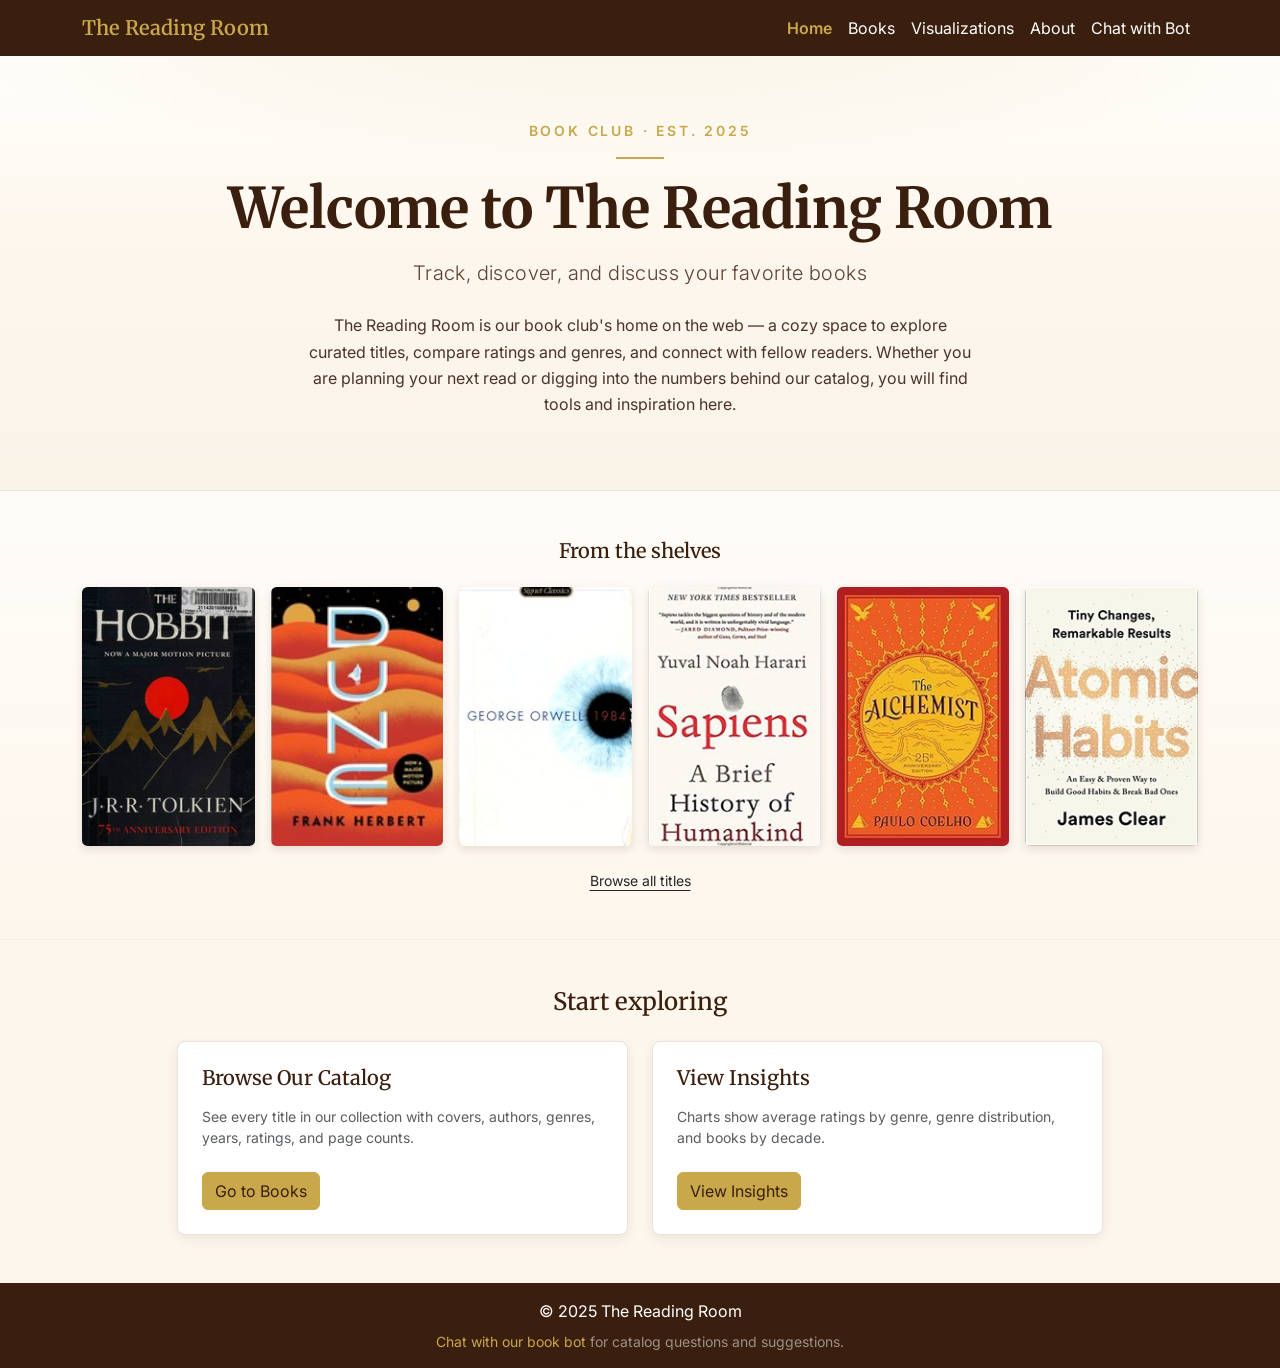
<file: index.html>
<!DOCTYPE html>
<html lang="en">
  <head>
    <meta charset="UTF-8" />
    <meta name="viewport" content="width=device-width, initial-scale=1" />
    <title>The Reading Room &mdash; Home</title>
    <link rel="preconnect" href="https://fonts.googleapis.com" />
    <link rel="preconnect" href="https://fonts.gstatic.com" crossorigin />
    <link
      href="https://fonts.googleapis.com/css2?family=Inter:wght@400;500;600&family=Merriweather:wght@400;600;700&display=swap"
      rel="stylesheet"
    />
    <link
      href="https://cdn.jsdelivr.net/npm/bootstrap@5.3.3/dist/css/bootstrap.min.css"
      rel="stylesheet"
    />
    <link rel="stylesheet" href="styles.css" />
  </head>
  <body>
    <nav class="navbar navbar-expand-lg navbar-dark navbar-site">
      <div class="container">
        <a class="navbar-brand" href="index.html">The Reading Room</a>
        <button
          class="navbar-toggler"
          type="button"
          data-bs-toggle="collapse"
          data-bs-target="#mainNav"
          aria-controls="mainNav"
          aria-expanded="false"
          aria-label="Toggle navigation"
        >
          <span class="navbar-toggler-icon"></span>
        </button>
        <div class="collapse navbar-collapse" id="mainNav">
          <ul class="navbar-nav ms-auto">
            <li class="nav-item">
              <a class="nav-link active" aria-current="page" href="index.html">Home</a>
            </li>
            <li class="nav-item"><a class="nav-link" href="books.html">Books</a></li>
            <li class="nav-item">
              <a class="nav-link" href="visualizations.html">Visualizations</a>
            </li>
            <li class="nav-item"><a class="nav-link" href="about.html">About</a></li>
            <li class="nav-item"><a class="nav-link" href="mybot.html">Chat with Bot</a></li>
          </ul>
        </div>
      </div>
    </nav>

    <main>
      <section class="hero-section hero-section--editorial">
        <div class="container">
          <p class="hero-kicker text-uppercase small mb-2">Book club &middot; Est. 2025</p>
          <hr class="hero-rule mx-auto" />
          <h1 class="display-4 fw-bold mb-3">Welcome to The Reading Room</h1>
          <p class="lead hero-lead mb-4">Track, discover, and discuss your favorite books</p>
          <p class="mx-auto hero-prose">
            The Reading Room is our book club's home on the web &mdash; a cozy space to explore curated
            titles, compare ratings and genres, and connect with fellow readers. Whether you are
            planning your next read or digging into the numbers behind our catalog, you will find
            tools and inspiration here.
          </p>
        </div>
      </section>

      <section class="home-shelf-section py-4 py-md-5">
        <div class="container">
          <h2 class="h5 text-center mb-4 home-section-title">From the shelves</h2>
          <div id="home-shelf" class="row g-3 justify-content-center"></div>
          <p class="text-center small mt-4 mb-0">
            <a href="books.html" class="link-dark link-offset-2">Browse all titles</a>
          </p>
        </div>
      </section>

      <section class="home-features py-5">
        <div class="container">
          <h2 class="h4 text-center mb-4 home-section-title">Start exploring</h2>
          <div class="row g-4 justify-content-center">
            <div class="col-md-6 col-lg-5">
              <div class="feature-card p-4">
                <h3 class="h5 mb-3">Browse Our Catalog</h3>
                <p class="text-muted small mb-4">
                  See every title in our collection with covers, authors, genres, years, ratings,
                  and page counts.
                </p>
                <a class="btn btn-gold" href="books.html">Go to Books</a>
              </div>
            </div>
            <div class="col-md-6 col-lg-5">
              <div class="feature-card p-4">
                <h3 class="h5 mb-3">View Insights</h3>
                <p class="text-muted small mb-4">
                  Charts show average ratings by genre, genre distribution, and books by decade.
                </p>
                <a class="btn btn-gold" href="visualizations.html">View Insights</a>
              </div>
            </div>
          </div>
        </div>
      </section>
    </main>

    <footer class="site-footer">
      <div class="container">
        <div>&copy; 2025 The Reading Room</div>
        <p class="small mb-0 mt-2 text-white-50">
          <a href="mybot.html" class="footer-link">Chat with our book bot</a> for catalog questions
          and suggestions.
        </p>
      </div>
    </footer>

    <script src="https://cdn.jsdelivr.net/npm/bootstrap@5.3.3/dist/js/bootstrap.bundle.min.js"></script>
    <script src="books-data.js"></script>
    <script src="home-shelf.js"></script>
    <script src="https://cdn.botpress.cloud/webchat/v3.6/inject.js"></script>
    <script src="https://files.bpcontent.cloud/2026/04/10/22/20260410220316-DQ32VWR5.js" defer></script>
  </body>
</html>
</file>
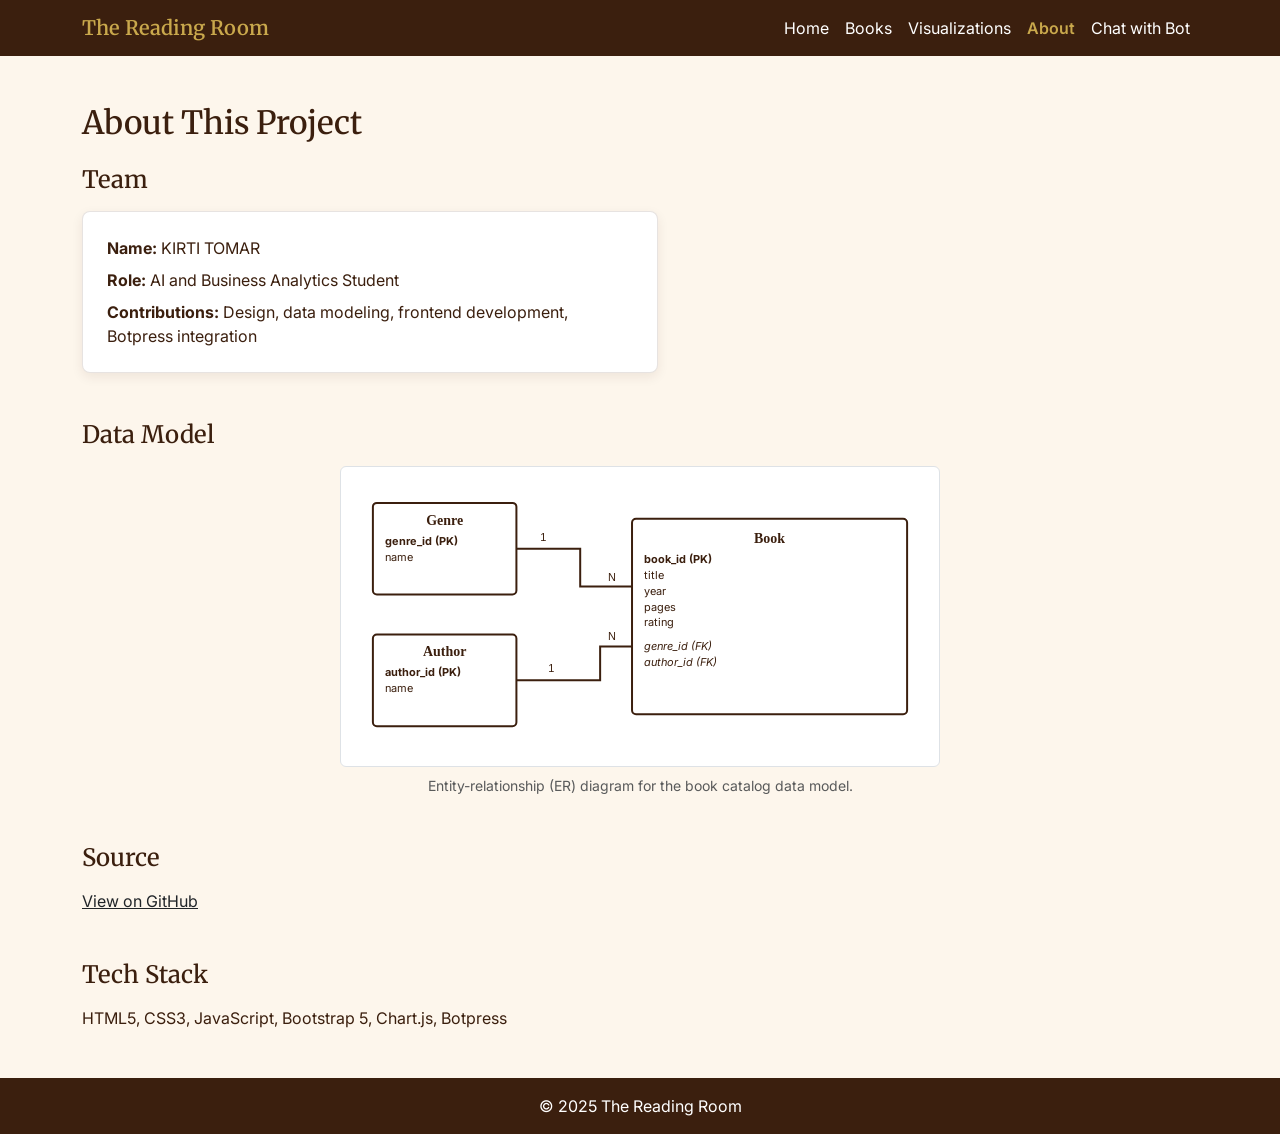
<file: about.html>
<!DOCTYPE html>
<html lang="en">
  <head>
    <meta charset="UTF-8" />
    <meta name="viewport" content="width=device-width, initial-scale=1" />
    <title>About This Project &mdash; The Reading Room</title>
    <link rel="preconnect" href="https://fonts.googleapis.com" />
    <link rel="preconnect" href="https://fonts.gstatic.com" crossorigin />
    <link
      href="https://fonts.googleapis.com/css2?family=Inter:wght@400;500;600&family=Merriweather:wght@400;600;700&display=swap"
      rel="stylesheet"
    />
    <link
      href="https://cdn.jsdelivr.net/npm/bootstrap@5.3.3/dist/css/bootstrap.min.css"
      rel="stylesheet"
    />
    <link rel="stylesheet" href="styles.css" />
  </head>
  <body>
    <nav class="navbar navbar-expand-lg navbar-dark navbar-site">
      <div class="container">
        <a class="navbar-brand" href="index.html">The Reading Room</a>
        <button
          class="navbar-toggler"
          type="button"
          data-bs-toggle="collapse"
          data-bs-target="#mainNav"
          aria-controls="mainNav"
          aria-expanded="false"
          aria-label="Toggle navigation"
        >
          <span class="navbar-toggler-icon"></span>
        </button>
        <div class="collapse navbar-collapse" id="mainNav">
          <ul class="navbar-nav ms-auto">
            <li class="nav-item"><a class="nav-link" href="index.html">Home</a></li>
            <li class="nav-item"><a class="nav-link" href="books.html">Books</a></li>
            <li class="nav-item">
              <a class="nav-link" href="visualizations.html">Visualizations</a>
            </li>
            <li class="nav-item">
              <a class="nav-link active" aria-current="page" href="about.html">About</a>
            </li>
            <li class="nav-item"><a class="nav-link" href="mybot.html">Chat with Bot</a></li>
          </ul>
        </div>
      </div>
    </nav>

    <main class="py-5">
      <div class="container">
        <h1 class="h2 mb-4">About This Project</h1>

        <section class="mb-5">
          <h2 class="h4 mb-3">Team</h2>
          <div class="feature-card p-4" style="max-width: 36rem">
            <p class="mb-2"><strong>Name:</strong> KIRTI TOMAR</p>
            <p class="mb-2"><strong>Role:</strong> AI and Business Analytics Student</p>
            <p class="mb-0">
              <strong>Contributions:</strong> Design, data modeling, frontend development,
              Botpress integration
            </p>
          </div>
        </section>

        <section class="mb-5">
          <h2 class="h4 mb-3">Data Model</h2>
          <figure class="mb-0">
            <div
              class="border rounded mx-auto overflow-hidden bg-white"
              style="max-width: 600px"
            >
              <svg
                xmlns="http://www.w3.org/2000/svg"
                viewBox="0 0 600 300"
                class="d-block w-100"
                style="height: auto"
                role="img"
                aria-labelledby="erTitle erDesc"
              >
                <title id="erTitle">Entity-relationship diagram: Genre, Author, Book</title>
                <desc id="erDesc">
                  Genre and Author each relate one-to-many to Book via foreign keys genre_id and
                  author_id.
                </desc>
                <defs>
                  <style>
                    .box { fill: #fff; stroke: #3B1F0E; stroke-width: 2; }
                    .title { font-family: Georgia, serif; font-size: 14px; font-weight: bold; fill: #3B1F0E; }
                    .attr { font-family: Inter, Arial, sans-serif; font-size: 11px; fill: #3B1F0E; }
                    .pk { font-weight: bold; }
                    .fk { font-style: italic; }
                    .line { stroke: #3B1F0E; stroke-width: 2; fill: none; }
                    .card { font-family: Arial, sans-serif; font-size: 11px; fill: #3B1F0E; }
                  </style>
                </defs>
                <rect class="box" x="32" y="36" width="144" height="92" rx="4" />
                <text class="title" x="104" y="58" text-anchor="middle">Genre</text>
                <text class="attr pk" x="44" y="78">genre_id (PK)</text>
                <text class="attr" x="44" y="94">name</text>
                <rect class="box" x="32" y="168" width="144" height="92" rx="4" />
                <text class="title" x="104" y="190" text-anchor="middle">Author</text>
                <text class="attr pk" x="44" y="210">author_id (PK)</text>
                <text class="attr" x="44" y="226">name</text>
                <rect class="box" x="292" y="52" width="276" height="196" rx="4" />
                <text class="title" x="430" y="76" text-anchor="middle">Book</text>
                <text class="attr pk" x="304" y="96">book_id (PK)</text>
                <text class="attr" x="304" y="112">title</text>
                <text class="attr" x="304" y="128">year</text>
                <text class="attr" x="304" y="144">pages</text>
                <text class="attr" x="304" y="160">rating</text>
                <text class="attr fk" x="304" y="184">genre_id (FK)</text>
                <text class="attr fk" x="304" y="200">author_id (FK)</text>
                <path class="line" d="M 176 82 L 240 82 L 240 120 L 292 120" />
                <text class="card" x="200" y="74">1</text>
                <text class="card" x="268" y="114">N</text>
                <path class="line" d="M 176 214 L 260 214 L 260 180 L 292 180" />
                <text class="card" x="208" y="206">1</text>
                <text class="card" x="268" y="174">N</text>
              </svg>
            </div>
            <figcaption class="text-center text-muted small mt-2">
              Entity-relationship (ER) diagram for the book catalog data model.
            </figcaption>
          </figure>
        </section>

        <section class="mb-5">
          <h2 class="h4 mb-3">Source</h2>
          <p>
            <a
              href="https://github.com/tomar-Kirti/ISM6225-Assigment3-kirtitomar"
              class="link-dark"
              target="_blank"
              rel="noopener noreferrer"
              >View on GitHub</a>
          </p>
        </section>

        <section>
          <h2 class="h4 mb-3">Tech Stack</h2>
          <p class="mb-0">
            HTML5, CSS3, JavaScript, Bootstrap 5, Chart.js, Botpress
          </p>
        </section>
      </div>
    </main>

    <footer class="site-footer">
      <div class="container">&copy; 2025 The Reading Room</div>
    </footer>

    <script src="https://cdn.jsdelivr.net/npm/bootstrap@5.3.3/dist/js/bootstrap.bundle.min.js"></script>
    <script src="https://cdn.botpress.cloud/webchat/v3.6/inject.js"></script>
    <script src="https://files.bpcontent.cloud/2026/04/10/22/20260410220316-DQ32VWR5.js" defer></script>
  </body>
</html>
</file>
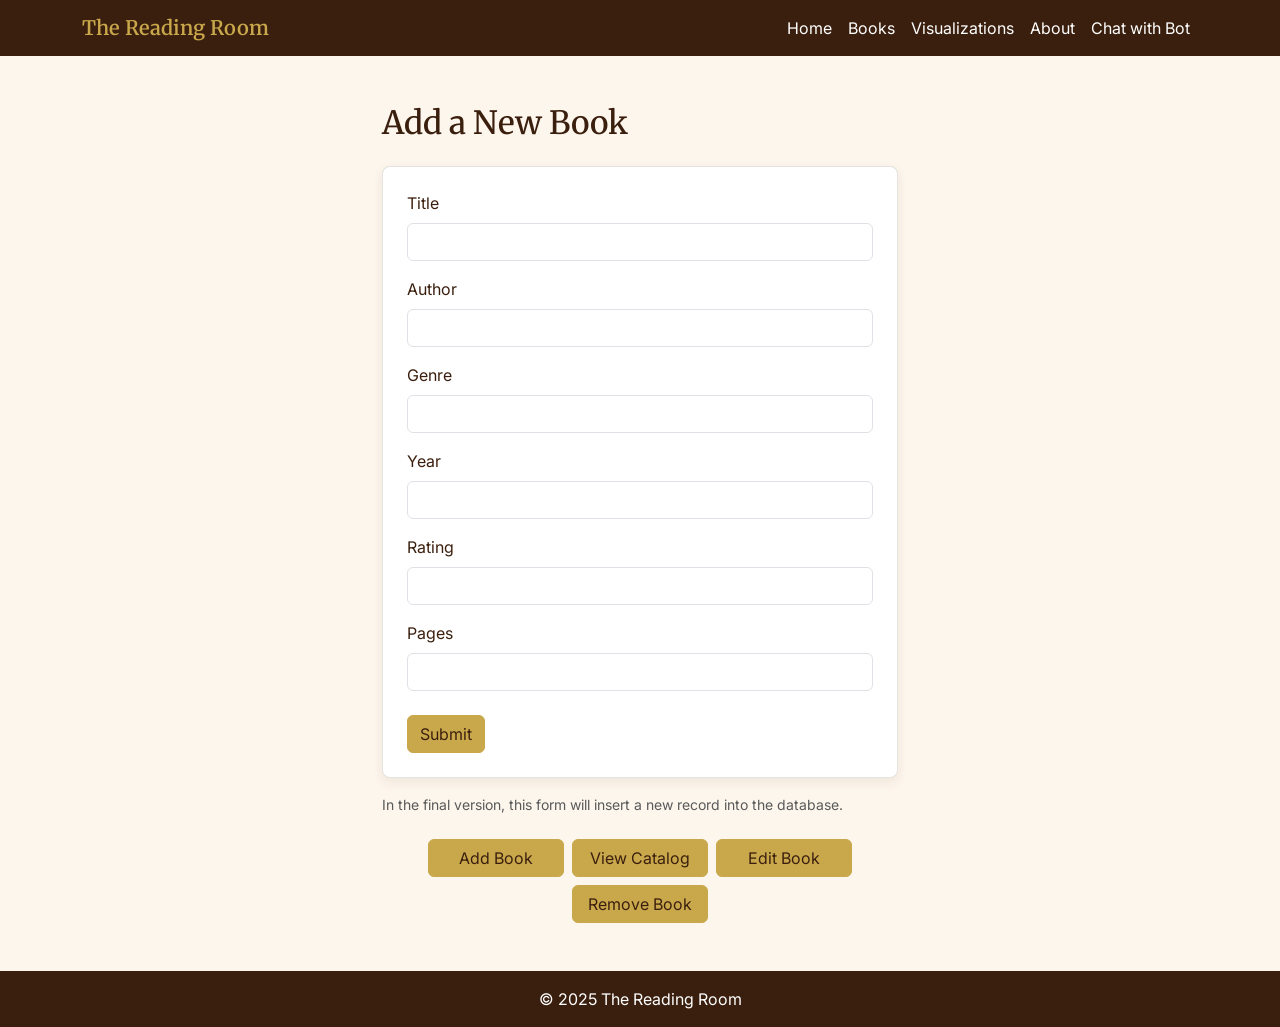
<file: crud-create.html>
<!DOCTYPE html>
<html lang="en">
  <head>
    <meta charset="UTF-8" />
    <meta name="viewport" content="width=device-width, initial-scale=1" />
    <title>Add a New Book &mdash; The Reading Room</title>
    <link rel="preconnect" href="https://fonts.googleapis.com" />
    <link rel="preconnect" href="https://fonts.gstatic.com" crossorigin />
    <link
      href="https://fonts.googleapis.com/css2?family=Inter:wght@400;500;600&family=Merriweather:wght@400;600;700&display=swap"
      rel="stylesheet"
    />
    <link
      href="https://cdn.jsdelivr.net/npm/bootstrap@5.3.3/dist/css/bootstrap.min.css"
      rel="stylesheet"
    />
    <link rel="stylesheet" href="styles.css" />
  </head>
  <body>
    <nav class="navbar navbar-expand-lg navbar-dark navbar-site">
      <div class="container">
        <a class="navbar-brand" href="index.html">The Reading Room</a>
        <button
          class="navbar-toggler"
          type="button"
          data-bs-toggle="collapse"
          data-bs-target="#mainNav"
          aria-controls="mainNav"
          aria-expanded="false"
          aria-label="Toggle navigation"
        >
          <span class="navbar-toggler-icon"></span>
        </button>
        <div class="collapse navbar-collapse" id="mainNav">
          <ul class="navbar-nav ms-auto">
            <li class="nav-item"><a class="nav-link" href="index.html">Home</a></li>
            <li class="nav-item"><a class="nav-link" href="books.html">Books</a></li>
            <li class="nav-item">
              <a class="nav-link" href="visualizations.html">Visualizations</a>
            </li>
            <li class="nav-item"><a class="nav-link" href="about.html">About</a></li>
            <li class="nav-item"><a class="nav-link" href="mybot.html">Chat with Bot</a></li>
          </ul>
        </div>
      </div>
    </nav>

    <main class="py-5">
      <div class="container" style="max-width: 540px">
        <h1 class="h2 mb-4">Add a New Book</h1>
        <form
          class="feature-card p-4 mb-3"
          action="#"
          method="post"
          onsubmit="event.preventDefault(); alert('This feature will be available in the full application.');"
        >
          <div class="mb-3">
            <label class="form-label" for="title">Title</label>
            <input class="form-control" type="text" id="title" name="title" required />
          </div>
          <div class="mb-3">
            <label class="form-label" for="author">Author</label>
            <input class="form-control" type="text" id="author" name="author" required />
          </div>
          <div class="mb-3">
            <label class="form-label" for="genre">Genre</label>
            <input class="form-control" type="text" id="genre" name="genre" required />
          </div>
          <div class="mb-3">
            <label class="form-label" for="year">Year</label>
            <input class="form-control" type="number" id="year" name="year" min="0" required />
          </div>
          <div class="mb-3">
            <label class="form-label" for="rating">Rating</label>
            <input
              class="form-control"
              type="number"
              id="rating"
              name="rating"
              step="0.1"
              min="0"
              max="5"
              required
            />
          </div>
          <div class="mb-4">
            <label class="form-label" for="pages">Pages</label>
            <input class="form-control" type="number" id="pages" name="pages" min="1" required />
          </div>
          <button type="submit" class="btn btn-gold">Submit</button>
        </form>
        <p class="text-muted small mb-4">
          In the final version, this form will insert a new record into the database.
        </p>

        <div class="crud-nav d-flex flex-wrap gap-2 justify-content-center">
          <a class="btn btn-gold" href="crud-create.html">Add Book</a>
          <a class="btn btn-gold" href="books.html">View Catalog</a>
          <a class="btn btn-gold" href="crud-update.html">Edit Book</a>
          <a class="btn btn-gold" href="crud-delete.html">Remove Book</a>
        </div>
      </div>
    </main>

    <footer class="site-footer">
      <div class="container">&copy; 2025 The Reading Room</div>
    </footer>

    <script src="https://cdn.jsdelivr.net/npm/bootstrap@5.3.3/dist/js/bootstrap.bundle.min.js"></script>
    <script src="https://cdn.botpress.cloud/webchat/v3.6/inject.js"></script>
    <script src="https://files.bpcontent.cloud/2026/04/10/22/20260410220316-DQ32VWR5.js" defer></script>
  </body>
</html>
</file>
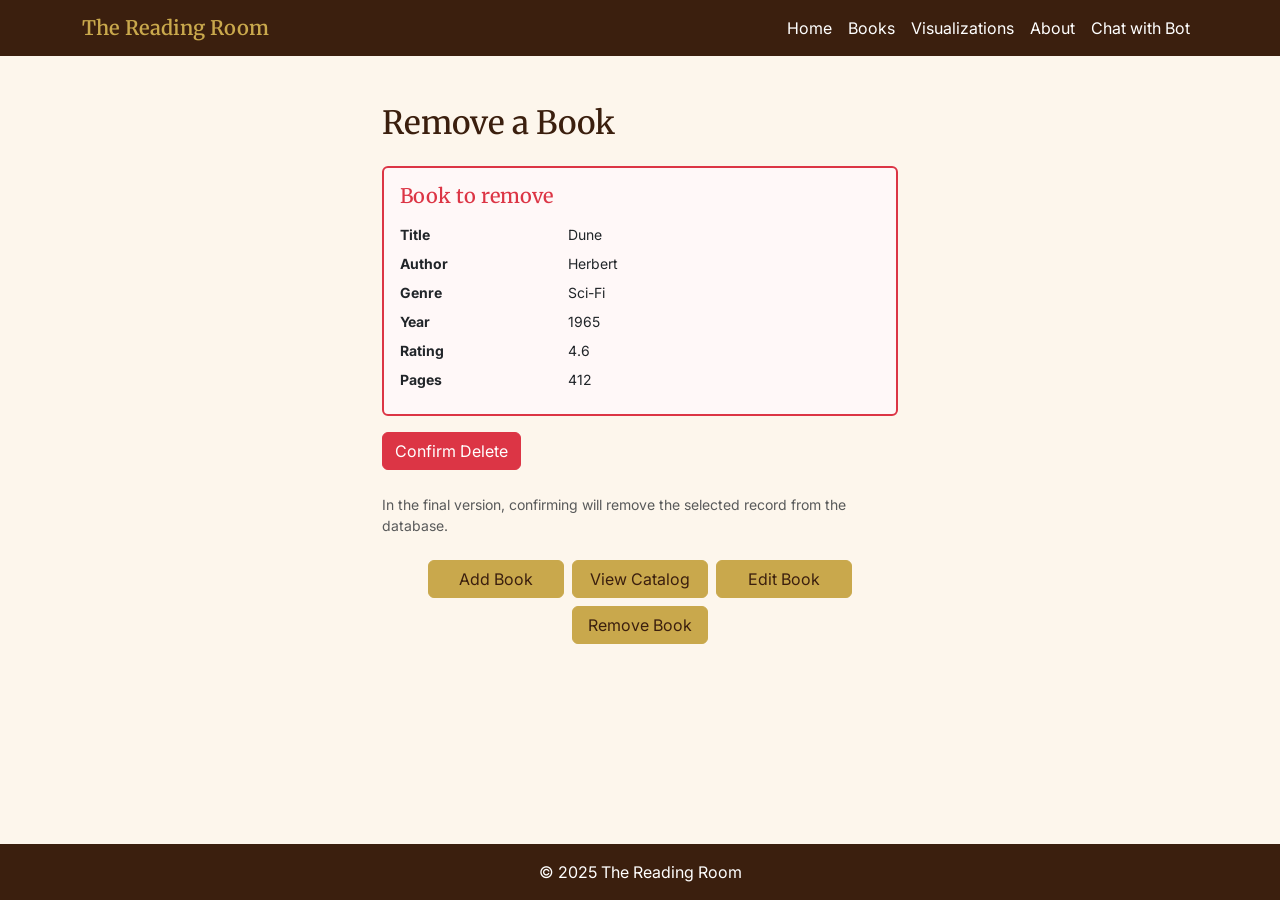
<file: crud-delete.html>
<!DOCTYPE html>
<html lang="en">
  <head>
    <meta charset="UTF-8" />
    <meta name="viewport" content="width=device-width, initial-scale=1" />
    <title>Remove a Book &mdash; The Reading Room</title>
    <link rel="preconnect" href="https://fonts.googleapis.com" />
    <link rel="preconnect" href="https://fonts.gstatic.com" crossorigin />
    <link
      href="https://fonts.googleapis.com/css2?family=Inter:wght@400;500;600&family=Merriweather:wght@400;600;700&display=swap"
      rel="stylesheet"
    />
    <link
      href="https://cdn.jsdelivr.net/npm/bootstrap@5.3.3/dist/css/bootstrap.min.css"
      rel="stylesheet"
    />
    <link rel="stylesheet" href="styles.css" />
  </head>
  <body>
    <nav class="navbar navbar-expand-lg navbar-dark navbar-site">
      <div class="container">
        <a class="navbar-brand" href="index.html">The Reading Room</a>
        <button
          class="navbar-toggler"
          type="button"
          data-bs-toggle="collapse"
          data-bs-target="#mainNav"
          aria-controls="mainNav"
          aria-expanded="false"
          aria-label="Toggle navigation"
        >
          <span class="navbar-toggler-icon"></span>
        </button>
        <div class="collapse navbar-collapse" id="mainNav">
          <ul class="navbar-nav ms-auto">
            <li class="nav-item"><a class="nav-link" href="index.html">Home</a></li>
            <li class="nav-item"><a class="nav-link" href="books.html">Books</a></li>
            <li class="nav-item">
              <a class="nav-link" href="visualizations.html">Visualizations</a>
            </li>
            <li class="nav-item"><a class="nav-link" href="about.html">About</a></li>
            <li class="nav-item"><a class="nav-link" href="mybot.html">Chat with Bot</a></li>
          </ul>
        </div>
      </div>
    </nav>

    <main class="py-5">
      <div class="container" style="max-width: 540px">
        <h1 class="h2 mb-4">Remove a Book</h1>
        <div class="card card-danger-outline mb-3">
          <div class="card-body">
            <h2 class="h5 card-title text-danger mb-3">Book to remove</h2>
            <dl class="row mb-0 small">
              <dt class="col-sm-4">Title</dt>
              <dd class="col-sm-8">Dune</dd>
              <dt class="col-sm-4">Author</dt>
              <dd class="col-sm-8">Herbert</dd>
              <dt class="col-sm-4">Genre</dt>
              <dd class="col-sm-8">Sci-Fi</dd>
              <dt class="col-sm-4">Year</dt>
              <dd class="col-sm-8">1965</dd>
              <dt class="col-sm-4">Rating</dt>
              <dd class="col-sm-8">4.6</dd>
              <dt class="col-sm-4">Pages</dt>
              <dd class="col-sm-8">412</dd>
            </dl>
          </div>
        </div>
        <button
          type="button"
          class="btn btn-danger mb-4"
          onclick="alert('This feature will be available in the full application.');"
        >
          Confirm Delete
        </button>
        <p class="text-muted small mb-4">
          In the final version, confirming will remove the selected record from the database.
        </p>

        <div class="crud-nav d-flex flex-wrap gap-2 justify-content-center">
          <a class="btn btn-gold" href="crud-create.html">Add Book</a>
          <a class="btn btn-gold" href="books.html">View Catalog</a>
          <a class="btn btn-gold" href="crud-update.html">Edit Book</a>
          <a class="btn btn-gold" href="crud-delete.html">Remove Book</a>
        </div>
      </div>
    </main>

    <footer class="site-footer">
      <div class="container">&copy; 2025 The Reading Room</div>
    </footer>

    <script src="https://cdn.jsdelivr.net/npm/bootstrap@5.3.3/dist/js/bootstrap.bundle.min.js"></script>
    <script src="https://cdn.botpress.cloud/webchat/v3.6/inject.js"></script>
    <script src="https://files.bpcontent.cloud/2026/04/10/22/20260410220316-DQ32VWR5.js" defer></script>
  </body>
</html>
</file>
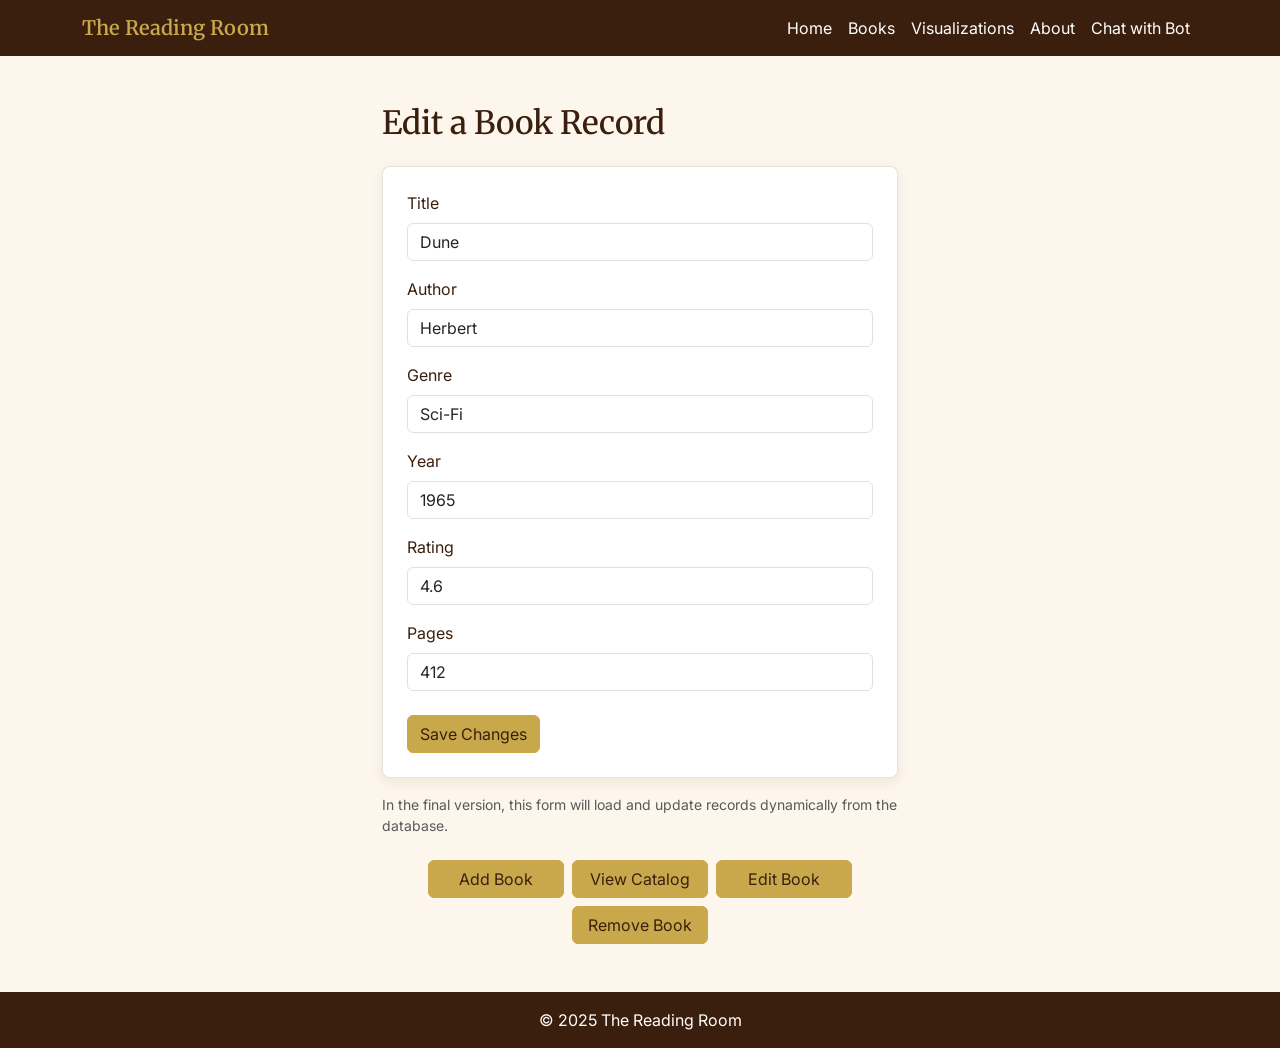
<file: crud-update.html>
<!DOCTYPE html>
<html lang="en">
  <head>
    <meta charset="UTF-8" />
    <meta name="viewport" content="width=device-width, initial-scale=1" />
    <title>Edit a Book Record &mdash; The Reading Room</title>
    <link rel="preconnect" href="https://fonts.googleapis.com" />
    <link rel="preconnect" href="https://fonts.gstatic.com" crossorigin />
    <link
      href="https://fonts.googleapis.com/css2?family=Inter:wght@400;500;600&family=Merriweather:wght@400;600;700&display=swap"
      rel="stylesheet"
    />
    <link
      href="https://cdn.jsdelivr.net/npm/bootstrap@5.3.3/dist/css/bootstrap.min.css"
      rel="stylesheet"
    />
    <link rel="stylesheet" href="styles.css" />
  </head>
  <body>
    <nav class="navbar navbar-expand-lg navbar-dark navbar-site">
      <div class="container">
        <a class="navbar-brand" href="index.html">The Reading Room</a>
        <button
          class="navbar-toggler"
          type="button"
          data-bs-toggle="collapse"
          data-bs-target="#mainNav"
          aria-controls="mainNav"
          aria-expanded="false"
          aria-label="Toggle navigation"
        >
          <span class="navbar-toggler-icon"></span>
        </button>
        <div class="collapse navbar-collapse" id="mainNav">
          <ul class="navbar-nav ms-auto">
            <li class="nav-item"><a class="nav-link" href="index.html">Home</a></li>
            <li class="nav-item"><a class="nav-link" href="books.html">Books</a></li>
            <li class="nav-item">
              <a class="nav-link" href="visualizations.html">Visualizations</a>
            </li>
            <li class="nav-item"><a class="nav-link" href="about.html">About</a></li>
            <li class="nav-item"><a class="nav-link" href="mybot.html">Chat with Bot</a></li>
          </ul>
        </div>
      </div>
    </nav>

    <main class="py-5">
      <div class="container" style="max-width: 540px">
        <h1 class="h2 mb-4">Edit a Book Record</h1>
        <form
          class="feature-card p-4 mb-3"
          action="#"
          method="post"
          onsubmit="event.preventDefault(); alert('This feature will be available in the full application.');"
        >
          <div class="mb-3">
            <label class="form-label" for="title">Title</label>
            <input
              class="form-control"
              type="text"
              id="title"
              name="title"
              value="Dune"
              required
            />
          </div>
          <div class="mb-3">
            <label class="form-label" for="author">Author</label>
            <input
              class="form-control"
              type="text"
              id="author"
              name="author"
              value="Herbert"
              required
            />
          </div>
          <div class="mb-3">
            <label class="form-label" for="genre">Genre</label>
            <input
              class="form-control"
              type="text"
              id="genre"
              name="genre"
              value="Sci-Fi"
              required
            />
          </div>
          <div class="mb-3">
            <label class="form-label" for="year">Year</label>
            <input
              class="form-control"
              type="number"
              id="year"
              name="year"
              value="1965"
              min="0"
              required
            />
          </div>
          <div class="mb-3">
            <label class="form-label" for="rating">Rating</label>
            <input
              class="form-control"
              type="number"
              id="rating"
              name="rating"
              value="4.6"
              step="0.1"
              min="0"
              max="5"
              required
            />
          </div>
          <div class="mb-4">
            <label class="form-label" for="pages">Pages</label>
            <input
              class="form-control"
              type="number"
              id="pages"
              name="pages"
              value="412"
              min="1"
              required
            />
          </div>
          <button type="submit" class="btn btn-gold">Save Changes</button>
        </form>
        <p class="text-muted small mb-4">
          In the final version, this form will load and update records dynamically from the
          database.
        </p>

        <div class="crud-nav d-flex flex-wrap gap-2 justify-content-center">
          <a class="btn btn-gold" href="crud-create.html">Add Book</a>
          <a class="btn btn-gold" href="books.html">View Catalog</a>
          <a class="btn btn-gold" href="crud-update.html">Edit Book</a>
          <a class="btn btn-gold" href="crud-delete.html">Remove Book</a>
        </div>
      </div>
    </main>

    <footer class="site-footer">
      <div class="container">&copy; 2025 The Reading Room</div>
    </footer>

    <script src="https://cdn.jsdelivr.net/npm/bootstrap@5.3.3/dist/js/bootstrap.bundle.min.js"></script>
    <script src="https://cdn.botpress.cloud/webchat/v3.6/inject.js"></script>
    <script src="https://files.bpcontent.cloud/2026/04/10/22/20260410220316-DQ32VWR5.js" defer></script>
  </body>
</html>
</file>
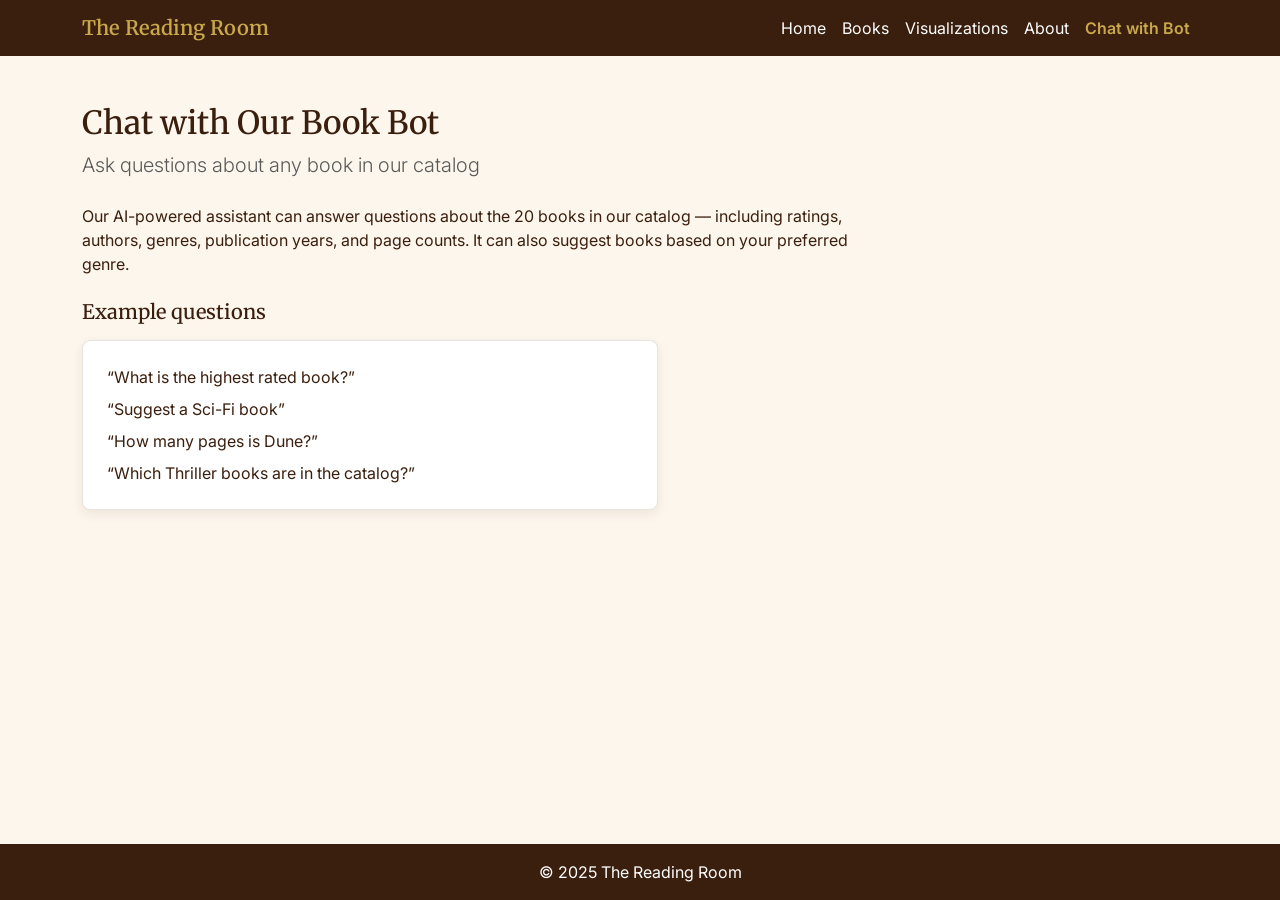
<file: mybot.html>
<!DOCTYPE html>
<html lang="en">
  <head>
    <meta charset="UTF-8" />
    <meta name="viewport" content="width=device-width, initial-scale=1" />
    <title>Chat with Our Book Bot &mdash; The Reading Room</title>
    <link rel="preconnect" href="https://fonts.googleapis.com" />
    <link rel="preconnect" href="https://fonts.gstatic.com" crossorigin />
    <link
      href="https://fonts.googleapis.com/css2?family=Inter:wght@400;500;600&family=Merriweather:wght@400;600;700&display=swap"
      rel="stylesheet"
    />
    <link
      href="https://cdn.jsdelivr.net/npm/bootstrap@5.3.3/dist/css/bootstrap.min.css"
      rel="stylesheet"
    />
    <link rel="stylesheet" href="styles.css" />
  </head>
  <body>
    <nav class="navbar navbar-expand-lg navbar-dark navbar-site">
      <div class="container">
        <a class="navbar-brand" href="index.html">The Reading Room</a>
        <button
          class="navbar-toggler"
          type="button"
          data-bs-toggle="collapse"
          data-bs-target="#mainNav"
          aria-controls="mainNav"
          aria-expanded="false"
          aria-label="Toggle navigation"
        >
          <span class="navbar-toggler-icon"></span>
        </button>
        <div class="collapse navbar-collapse" id="mainNav">
          <ul class="navbar-nav ms-auto">
            <li class="nav-item"><a class="nav-link" href="index.html">Home</a></li>
            <li class="nav-item"><a class="nav-link" href="books.html">Books</a></li>
            <li class="nav-item">
              <a class="nav-link" href="visualizations.html">Visualizations</a>
            </li>
            <li class="nav-item"><a class="nav-link" href="about.html">About</a></li>
            <li class="nav-item">
              <a class="nav-link active" aria-current="page" href="mybot.html">Chat with Bot</a>
            </li>
          </ul>
        </div>
      </div>
    </nav>

    <main class="py-5">
      <div class="container">
        <h1 class="h2 mb-2">Chat with Our Book Bot</h1>
        <p class="lead text-muted mb-4">Ask questions about any book in our catalog</p>
        <p class="mb-4" style="max-width: 48rem">
          Our AI-powered assistant can answer questions about the 20 books in our catalog
          &mdash; including ratings, authors, genres, publication years, and page counts. It can also
          suggest books based on your preferred genre.
        </p>

        <h2 class="h5 mb-3">Example questions</h2>
        <ul class="list-unstyled feature-card p-4 mb-0" style="max-width: 36rem">
          <li class="mb-2">&ldquo;What is the highest rated book?&rdquo;</li>
          <li class="mb-2">&ldquo;Suggest a Sci-Fi book&rdquo;</li>
          <li class="mb-2">&ldquo;How many pages is Dune?&rdquo;</li>
          <li class="mb-0">&ldquo;Which Thriller books are in the catalog?&rdquo;</li>
        </ul>
      </div>
    </main>

    <footer class="site-footer">
      <div class="container">&copy; 2025 The Reading Room</div>
    </footer>

    <script src="https://cdn.jsdelivr.net/npm/bootstrap@5.3.3/dist/js/bootstrap.bundle.min.js"></script>
    <script src="https://cdn.botpress.cloud/webchat/v3.6/inject.js"></script>
    <script src="https://files.bpcontent.cloud/2026/04/10/22/20260410220316-DQ32VWR5.js" defer></script>
  </body>
</html>
</file>
<file: styles.css>
/* The Reading Room - shared styles */

:root {
  --cream: #FDF6EC;
  --brown: #3B1F0E;
  --gold: #C9A84C;
}

body {
  font-family: "Inter", system-ui, sans-serif;
  background-color: var(--cream);
  color: var(--brown);
  min-height: 100vh;
  display: flex;
  flex-direction: column;
}

h1,
h2,
h3,
h4,
h5,
h6,
.navbar-brand {
  font-family: "Merriweather", Georgia, serif;
}

main {
  flex: 1 0 auto;
}

/* Navbar */
.navbar-site {
  background-color: var(--brown) !important;
}

.navbar-site .navbar-brand {
  color: var(--gold) !important;
  font-weight: 600;
}

.navbar-site .nav-link {
  color: #fff !important;
}

.navbar-site .nav-link:hover,
.navbar-site .nav-link:focus {
  color: var(--gold) !important;
}

.navbar-site .nav-link.active {
  color: var(--gold) !important;
  font-weight: 600;
}

.navbar-site .navbar-toggler {
  border-color: rgba(255, 255, 255, 0.35);
}

.navbar-site .navbar-toggler-icon {
  filter: invert(1);
}

/* Hero */
.hero-section {
  background-color: var(--cream);
  padding: 3.5rem 1rem;
  text-align: center;
}

.hero-section h1 {
  color: var(--brown);
}

.hero-section .lead {
  color: #5c4033;
}

.hero-section--editorial {
  background: radial-gradient(
      ellipse 120% 80% at 50% -20%,
      rgba(201, 168, 76, 0.18),
      transparent 55%
    ),
    linear-gradient(180deg, #fffefb 0%, var(--cream) 45%, #faf3e8 100%);
  padding: 4rem 1rem 3.5rem;
}

.hero-kicker {
  color: var(--gold);
  letter-spacing: 0.2em;
  font-weight: 600;
}

.hero-rule {
  width: 3rem;
  border: none;
  border-top: 2px solid var(--gold);
  opacity: 1;
}

.hero-lead {
  color: #5c4033;
  letter-spacing: 0.02em;
}

.hero-prose {
  max-width: 42rem;
  color: #4a3428;
  line-height: 1.65;
}

.home-section-title {
  font-family: "Merriweather", Georgia, serif;
  color: var(--brown);
}

.home-shelf-section {
  background: linear-gradient(180deg, rgba(255, 255, 255, 0.65) 0%, var(--cream) 100%);
  border-top: 1px solid rgba(59, 31, 14, 0.08);
  border-bottom: 1px solid rgba(59, 31, 14, 0.06);
}

.home-features {
  background-color: var(--cream);
}

.home-shelf-item {
  display: block;
  border-radius: 0.35rem;
  overflow: hidden;
  box-shadow: 0 0.2rem 0.6rem rgba(59, 31, 14, 0.12);
  transition: transform 0.2s ease, box-shadow 0.2s ease;
}

.home-shelf-item:hover {
  transform: translateY(-3px);
  box-shadow: 0 0.4rem 1rem rgba(201, 168, 76, 0.35);
}

.home-shelf-cover {
  aspect-ratio: 2 / 3;
  background: #e8dfd4;
  position: relative;
}

.home-shelf-cover img {
  width: 100%;
  height: 100%;
  object-fit: cover;
  display: block;
}

.home-shelf-cover--placeholder {
  display: flex;
  align-items: center;
  justify-content: center;
  min-height: 100%;
  background: linear-gradient(145deg, var(--gold) 0%, #a0823a 100%);
  color: var(--brown);
  font-size: 0.7rem;
  font-weight: 700;
  padding: 0.25rem;
  text-align: center;
}

.home-shelf-fallback {
  position: absolute;
  inset: 0;
  display: flex;
  align-items: center;
  justify-content: center;
}

/* Book catalog tiles */
.book-tile {
  display: flex;
  flex-direction: column;
  transition: transform 0.2s ease, box-shadow 0.2s ease;
}

.book-tile:hover {
  transform: translateY(-2px);
}

.book-cover-frame {
  position: relative;
  aspect-ratio: 2 / 3;
  background: #e8dfd4;
  overflow: hidden;
}

.book-cover {
  width: 100%;
  height: 100%;
  object-fit: cover;
  display: block;
}

.book-cover-fallback {
  position: absolute;
  inset: 0;
  display: flex;
  align-items: center;
  justify-content: center;
  background: linear-gradient(160deg, var(--gold), #8b6a2a);
}

.book-cover-fallback-letter {
  font-family: "Merriweather", Georgia, serif;
  font-size: 3rem;
  font-weight: 700;
  color: var(--brown);
  opacity: 0.9;
}

.book-tile-title {
  font-family: "Merriweather", Georgia, serif;
  line-height: 1.3;
}

.genre-badge {
  background: rgba(201, 168, 76, 0.25) !important;
  color: var(--brown) !important;
  border: 1px solid rgba(59, 31, 14, 0.15) !important;
  font-weight: 500;
}

.book-tile-meta {
  color: #5c4033;
}

/* Cards */
.feature-card {
  background: #fff;
  border: 1px solid rgba(59, 31, 14, 0.12);
  border-radius: 0.5rem;
  box-shadow: 0 0.25rem 0.75rem rgba(59, 31, 14, 0.08);
  transition: border-color 0.2s ease, box-shadow 0.2s ease;
  height: 100%;
}

.feature-card:hover {
  border-color: var(--gold);
  box-shadow: 0 0.35rem 1rem rgba(201, 168, 76, 0.25);
}

/* Buttons (primary gold) */
.btn-gold {
  --bs-btn-color: var(--brown);
  --bs-btn-bg: var(--gold);
  --bs-btn-border-color: var(--gold);
  --bs-btn-hover-color: var(--brown);
  --bs-btn-hover-bg: #b8963f;
  --bs-btn-hover-border-color: #b8963f;
  --bs-btn-focus-shadow-rgb: 201, 168, 76;
  --bs-btn-active-color: var(--brown);
  --bs-btn-active-bg: #a88638;
  --bs-btn-active-border-color: #a88638;
}

/* Table */
.table-books thead {
  background-color: var(--gold);
  color: var(--brown);
}

.table-books thead th {
  border-color: rgba(59, 31, 14, 0.2);
  font-weight: 600;
}

.table-books.table-striped > tbody > tr:nth-of-type(odd) > * {
  --bs-table-accent-bg: rgba(201, 168, 76, 0.12);
}

.table-books tbody td {
  vertical-align: middle;
}

/* CRUD button row */
.crud-nav .btn {
  min-width: 8.5rem;
}

/* Footer */
.site-footer {
  background-color: var(--brown);
  color: #fff;
  text-align: center;
  padding: 1rem;
  margin-top: auto;
}

.site-footer .footer-link {
  color: var(--gold);
  text-decoration: none;
}

.site-footer .footer-link:hover {
  color: #fff;
  text-decoration: underline;
}

/* Charts */
.chart-wrap {
  max-width: 600px;
  margin: 0 auto;
  position: relative;
}

.chart-card .card-body {
  padding-bottom: 1.75rem;
}

/* Danger card (delete page) */
.card-danger-outline {
  border: 2px solid #dc3545;
  background: #fff8f8;
}
</file>
